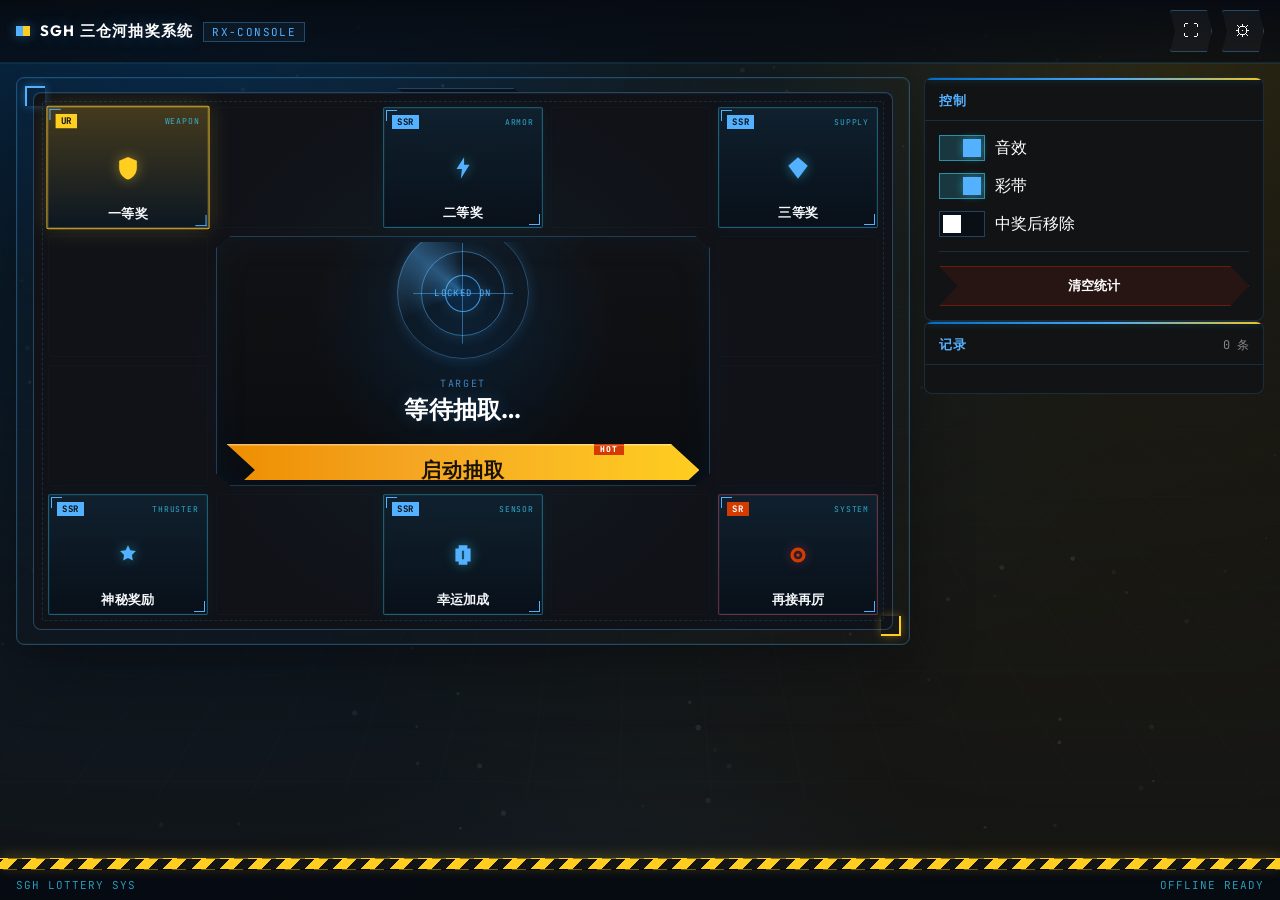
<file: docs/index.html>
<!doctype html>
<html lang="zh-CN">
  <head>
    <meta charset="UTF-8" />
    <meta name="viewport" content="width=device-width, initial-scale=1, viewport-fit=cover" />
    <meta name="color-scheme" content="dark" />
    <title>SGH Lottery Sys · 三仓河抽奖系统</title>
    <meta name="description" content="机甲 HUD 风格抽奖控制台（离线可用，支持设置抽奖选项）" />
    <link rel="preconnect" href="https://fonts.googleapis.com" />
    <link rel="preconnect" href="https://fonts.gstatic.com" crossorigin />
    <link href="https://fonts.googleapis.com/css2?family=Outfit:wght@500;700;800&family=JetBrains+Mono:wght@400;600&display=swap" rel="stylesheet" />
    <link rel="stylesheet" href="./styles.css" />
  </head>
  <body>
    <div class="bg" aria-hidden="true">
      <div class="bg__grid"></div>
      <div class="bg__glow"></div>
      <canvas id="particles" class="bg__particles"></canvas>
    </div>

    <header class="hudTop" aria-label="顶部状态栏">
      <div class="hudTop__left">
        <div class="brand" aria-label="应用名称">
          <span class="brand__dot" aria-hidden="true"></span>
          <span class="brand__name">SGH 三仓河抽奖系统</span>
          <span class="brand__tag">RX-CONSOLE</span>
        </div>
      </div>
      <div class="hudTop__right">
        <div class="hudTop__actions">
          <button id="btnFullscreen" class="iconbtn" type="button" title="全屏">
            <span class="icon" aria-hidden="true">⛶</span>
            <span class="sr-only">全屏</span>
          </button>
          <button id="btnSettings" class="iconbtn" type="button" title="设置">
            <span class="icon" aria-hidden="true">⚙</span>
            <span class="sr-only">设置</span>
          </button>
        </div>
      </div>
    </header>

    <main class="hud" aria-label="机甲控制台">
      <section class="hud__center" aria-label="抽奖主控">
        <div class="cockpit">
          <div class="stage">
            <div class="ringHud" aria-hidden="true">
              <div class="ringHud__halo"></div>
              <div class="ringHud__notch"></div>
            </div>

            <div id="track" class="track" aria-label="抽奖矩形跑马灯">
              <div id="slots" class="track__grid" role="list" aria-label="奖项槽位"></div>
              <div class="track__scan" aria-hidden="true"></div>
              <div class="center">
                <div class="center__orb" aria-hidden="true"></div>
                <div class="center__content" aria-label="中心控制台">
                  <div class="tactical">
                    <div class="radar" aria-hidden="true">
                      <div class="radar__ring"></div>
                      <div class="radar__ring radar__ring--mid"></div>
                      <div class="radar__ring radar__ring--core"></div>
                      <div class="radar__sweep"></div>
                      <div class="radar__cross"></div>
                      <div class="radar__lock">LOCKED ON</div>
                    </div>
                    <div class="winner" aria-live="polite">
                      <div class="winner__title">TARGET</div>
                      <div id="resultText" class="winner__value">等待抽取…</div>
                    </div>
                    <button id="btnSpin" class="spin" type="button">
                      <span class="spin__hot">HOT</span>
                      <span class="spin__label">启动抽取</span>
                    </button>
                  </div>
                </div>
              </div>
            </div>
          </div>
        </div>
      </section>

      <aside class="hud__right" aria-label="控制与记录">
        <div class="panel">
          <div class="panel__hd">
            <div class="panel__title">控制</div>
          </div>
          <div class="panel__bd">
            <label class="toggle">
              <input id="toggleSound" type="checkbox" />
              <span class="toggle__ui" aria-hidden="true"></span>
              <span class="toggle__text">音效</span>
            </label>
            <label class="toggle">
              <input id="toggleConfetti" type="checkbox" checked />
              <span class="toggle__ui" aria-hidden="true"></span>
              <span class="toggle__text">彩带</span>
            </label>
            <label class="toggle">
              <input id="toggleRemoveWinner" type="checkbox" />
              <span class="toggle__ui" aria-hidden="true"></span>
              <span class="toggle__text">中奖后移除</span>
            </label>

            <div class="divider"></div>

            <button id="btnResetStats" class="btn btn--danger" type="button">清空统计</button>
          </div>
        </div>

        <div class="panel">
          <div class="panel__hd">
            <div class="panel__title">记录</div>
            <div class="panel__sub"><span id="historyCount">0</span> 条</div>
          </div>
          <div class="panel__bd">
            <ol id="history" class="history" aria-label="中奖记录"></ol>
          </div>
        </div>
      </aside>
    </main>

    <footer class="hudBottom" aria-label="底部任务条">
      <div class="hudBottom__hazard" aria-hidden="true"></div>
      <div class="hudBottom__inner">
        <span class="hudBottom__left">SGH LOTTERY SYS</span>
        <span class="hudBottom__right">OFFLINE READY</span>
      </div>
    </footer>

    <dialog id="settingsDialog" class="dialog">
      <form method="dialog" class="dialog__sheet">
        <div class="dialog__hd">
          <div class="dialog__title">抽奖设置</div>
          <div class="dialog__hdActions">
            <button id="btnSaveSettings" class="btn btn--save" value="ok" type="submit">保存</button>
            <button class="iconbtn" value="cancel" type="submit" title="关闭">
              <span class="icon" aria-hidden="true">✕</span>
              <span class="sr-only">关闭</span>
            </button>
          </div>
        </div>

        <div class="dialog__bd">
          <div class="help">
            <div class="help__line">- 支持录入“选项 + 权重（可选）”。</div>
            <div class="help__line">- 权重越大越容易被抽中（留空默认 1）。</div>
          </div>

          <div class="editor">
            <div class="editor__toolbar">
              <button id="btnAddItem" class="btn" type="button">添加选项</button>
              <button id="btnImport" class="btn btn--ghost" type="button">导入</button>
              <button id="btnExport" class="btn btn--ghost" type="button">导出</button>
            </div>

            <div class="table">
              <div class="table__hd">
                <div>名称</div>
                <div>权重</div>
                <div></div>
              </div>
              <div id="items" class="table__bd" aria-label="抽奖选项列表"></div>
            </div>
          </div>
        </div>

        <div class="dialog__ft">
          <div id="itemsHint" class="hint">至少 2 个选项才能抽奖。</div>
          <button class="btn btn--save" value="ok" type="submit">保存并关闭</button>
        </div>
      </form>
    </dialog>

    <dialog id="importDialog" class="dialog">
      <form method="dialog" class="dialog__sheet">
        <div class="dialog__hd">
          <div class="dialog__title">导入配置</div>
          <button class="iconbtn" value="cancel" type="submit" title="关闭">
            <span class="icon" aria-hidden="true">✕</span>
            <span class="sr-only">关闭</span>
          </button>
        </div>
        <div class="dialog__bd">
          <textarea
            id="importText"
            class="textarea"
            rows="10"
            spellcheck="false"
            placeholder='粘贴 JSON，例如：{"items":[{"label":"A","weight":1}]}'
          ></textarea>
          <div class="dialog__actions">
            <button id="btnDoImport" class="btn" value="ok" type="submit">导入</button>
          </div>
          <div class="hint">导入会覆盖当前设置（不会影响历史记录）。</div>
        </div>
      </form>
    </dialog>

    <div id="toast" class="toast" role="status" aria-live="polite"></div>
    <canvas id="confetti" class="confetti" aria-hidden="true"></canvas>

    <script type="module" src="./app.js"></script>
  </body>
</html>
</file>
<file: docs/styles.css>
:root{
  /* DESIGN.md PlayStation → premium blue mecha HUD */
  --canvas:#0a0c10;
  --surface:#121314;
  --surface-2:#181818;
  --surface-soft:#101218;
  --ink:#ffffff;
  --body:rgba(255,255,255,.72);
  --body-strong:#f5f7fa;
  --muted:rgba(229,229,229,.55);
  --hairline:rgba(83,177,255,.32);
  --hairline-strong:rgba(83,177,255,.16);

  --cyan:#53b1ff;
  --cyan-dim:#0070d1;
  --cyan-deep:#004d8d;
  --cyan-glow:rgba(83,177,255,.4);
  --warn:#ffce21;
  --warn-deep:#f5a623;
  --warn-end:#ee8e00;
  --danger:#d53b00;
  --magenta:#c084fc;
  --armor:#ffffff;
  --on-dark:#121314;

  --bg0:var(--canvas);
  --bg1:#121314;
  --accent-blue:var(--cyan-dim);
  --accent-cyan:var(--cyan);
  --accent-red:var(--danger);
  --accent-yellow:var(--warn);
  --accent-white:var(--armor);

  --shadow:0 20px 50px rgba(0,0,0,.45);
  --r:2px;
  --r2:8px;

  --mecha-edge: rgba(83,177,255,.4);
  --mecha-panel: rgba(18,19,20,.94);
  --mecha-panel2: rgba(24,24,24,.82);

  --font-ui:"Outfit",ui-sans-serif,system-ui,-apple-system,"Segoe UI","PingFang SC","Noto Sans CJK SC","Microsoft YaHei",sans-serif;
  --font-mono:"JetBrains Mono",ui-monospace,SFMono-Regular,Menlo,Consolas,monospace;

  --safe-top: env(safe-area-inset-top, 0px);
  --safe-right: env(safe-area-inset-right, 0px);
  --safe-bottom: env(safe-area-inset-bottom, 0px);
  --safe-left: env(safe-area-inset-left, 0px);
  --hud-bottom-h: calc(52px + var(--safe-bottom));
}

*{box-sizing:border-box}
html{
  min-height:100dvh;
  height:auto;
  overflow-x:hidden;
  overflow-y:auto;
  -webkit-overflow-scrolling:touch;
  scroll-behavior:smooth;
}
body{
  margin:0;
  min-height:100dvh;
  height:auto;
  color:var(--ink);
  font-family:var(--font-ui);
  background:
    radial-gradient(980px 680px at 12% -12%, rgba(0,112,209,.22), transparent 58%),
    radial-gradient(820px 560px at 92% 4%, rgba(255,206,33,.08), transparent 50%),
    radial-gradient(700px 500px at 50% 110%, rgba(83,177,255,.08), transparent 55%),
    linear-gradient(180deg, var(--bg0), var(--bg1));
  overflow-x:hidden;
  overflow-y:visible;
  /* Extra space so last panel clears the fixed hazard footer */
  padding-bottom: calc(var(--hud-bottom-h) + 28px);
}

body.modal-open{
  overflow:hidden;
  touch-action:none;
}

.sr-only{
  position:absolute;
  width:1px;height:1px;
  padding:0;margin:-1px;
  overflow:hidden;
  clip:rect(0,0,0,0);
  white-space:nowrap;
  border:0;
}

.bg{position:fixed; inset:0; z-index:-1; pointer-events:none}
.bg__grid{
  position:absolute; inset:-20%;
  background:
    linear-gradient(to right, rgba(83,177,255,.045) 1px, transparent 1px) 0 0/52px 52px,
    linear-gradient(to bottom, rgba(83,177,255,.045) 1px, transparent 1px) 0 0/52px 52px;
  transform:perspective(1000px) rotateX(66deg) translateY(-12%);
  opacity:.2;
  animation:gridDrift 14s linear infinite;
}
.bg__glow{
  position:absolute; inset:-30%;
  background:
    radial-gradient(circle at 28% 18%, rgba(0,112,209,.18), transparent 55%),
    radial-gradient(circle at 74% 30%, rgba(255,206,33,.07), transparent 52%);
  filter:blur(42px);
}
.bg__particles{position:absolute; inset:0; width:100%; height:100%; opacity:.32}
@keyframes gridDrift{
  0%{transform:perspective(900px) rotateX(64deg) translateY(-10%) translateX(0)}
  100%{transform:perspective(900px) rotateX(64deg) translateY(-10%) translateX(56px)}
}

.hudTop{
  position:sticky;
  top:0;
  z-index:20;
  display:flex;
  justify-content:space-between;
  align-items:center;
  gap:14px;
  padding:10px 16px;
  padding-top: calc(10px + var(--safe-top));
  padding-left: calc(16px + var(--safe-left));
  padding-right: calc(16px + var(--safe-right));
  background:linear-gradient(180deg, rgba(7,11,18,.96), rgba(7,11,18,.72));
  border-bottom:1px solid var(--hairline-strong);
  box-shadow:0 1px 0 rgba(57,215,255,.08);
}
.hudTop__left,.hudTop__right{display:flex; align-items:center; gap:14px}
.hudTop__right{justify-content:flex-end; flex:1}
.hudTop__actions{display:flex; gap:10px}

.brand{display:flex; align-items:baseline; gap:10px; min-width:0}
.brand__dot{
  width:14px;height:10px;border-radius:0;
  background:linear-gradient(90deg, var(--cyan) 0 50%, var(--warn) 50% 100%);
  box-shadow:0 0 12px var(--cyan-glow);
  flex:0 0 auto;
}
.brand__name{
  font-weight:700;
  letter-spacing:1.2px;
  text-transform:uppercase;
  font-size:15px;
  white-space:nowrap;
  min-width:0;
  color:var(--ink);
  text-shadow:0 0 18px rgba(83,177,255,.28);
}
.brand__tag{
  font-family:var(--font-mono);
  font-size:11px; color:var(--cyan);
  border:1px solid var(--hairline);
  padding:2px 8px;
  border-radius:0;
  background:rgba(83,177,255,.06);
  letter-spacing:1.4px;
}
.hud{
  max-width: 1560px;
  margin: 0 auto;
  padding: 14px 16px 18px;
  display:grid;
  grid-template-columns: 1fr 340px;
  gap:14px;
  align-items:start;
}
.hud__center{min-width:0}

.cockpit{
  position:relative;
  border-radius:var(--r2);
  background: transparent;
  border:1px solid var(--hairline);
  box-shadow: 0 0 0 1px rgba(57,215,255,.06) inset, 0 20px 60px rgba(0,0,0,.35);
  overflow:hidden;
}
.cockpit::before,
.cockpit::after{
  content:"";
  position:absolute;
  width:18px; height:18px;
  border:2px solid var(--cyan);
  pointer-events:none;
  z-index:2;
  box-shadow:0 0 10px var(--cyan-glow);
}
.cockpit::before{
  left:8px; top:8px;
  border-right:0; border-bottom:0;
}
.cockpit::after{
  right:8px; bottom:8px;
  border-left:0; border-top:0;
  border-color:var(--warn);
  box-shadow:0 0 10px rgba(255,204,51,.35);
}
.stage{position:relative; padding:14px}

.ringHud{position:absolute; inset:0; pointer-events:none; z-index:0}
.ringHud__halo{display:none}
.ringHud__notch{
  position:absolute;
  left:50%;
  top:10px;
  transform:translateX(-50%);
  width:132px;
  height:22px;
  border-radius:0;
  border:1px solid var(--hairline);
  background:rgba(10,18,28,.92);
  box-shadow:0 0 16px rgba(57,215,255,.12);
  clip-path: polygon(0 0, 88% 0, 100% 50%, 88% 100%, 0 100%, 12% 50%);
}
.ringHud__notch::before,
.ringHud__notch::after{
  content:"";
  position:absolute;
  top:50%;
  transform:translateY(-50%);
  width:16px; height:4px;
  border-radius:0;
  background:linear-gradient(90deg, var(--cyan), var(--warn));
  filter:none;
}
.ringHud__notch::before{left:10px}
.ringHud__notch::after{right:10px}

.track{
  position:relative;
  width:min(860px, 100%);
  aspect-ratio: 16 / 10;
  margin:0 auto;
  border-radius:var(--r2);
  border:1px solid var(--hairline);
  background:
    radial-gradient(circle at 50% 50%, rgba(57,215,255,.05), transparent 55%),
    var(--surface-soft);
  box-shadow: inset 0 1px 0 rgba(57,215,255,.08);
  overflow:hidden;
  display:grid;
  grid-template-columns: repeat(var(--cols, 10), 1fr);
  grid-template-rows: repeat(var(--rows, 8), 1fr);
  gap:8px;
  padding:14px;
  backdrop-filter: none;
}
.track::after{display:none}
.track::before{
  content:"";
  position:absolute; inset:8px;
  border-radius:2px;
  border:1px dashed rgba(57,215,255,.18);
  opacity:.8;
  pointer-events:none;
}
.track__grid{display: contents}
.track__scan{
  position:absolute;
  inset:0;
  background: linear-gradient(180deg, transparent 0%, rgba(57,215,255,.1) 48%, transparent 52%);
  opacity:.5;
  animation: trackScan 3.2s cubic-bezier(0.16, 1, 0.3, 1) infinite;
  pointer-events:none;
  transform: translateY(-100%);
}
@keyframes trackScan{
  0%{transform:translateY(-100%)}
  100%{transform:translateY(100%)}
}

/* ---- Prize cards (reference cockpit tiles) ---- */
.slot{
  position:relative;
  min-width:0;
  min-height:0;
  border-radius:2px;
  border:1px solid rgba(57,215,255,.35);
  background:
    linear-gradient(180deg, rgba(16,34,48,.92), rgba(8,16,26,.88));
  box-shadow: inset 0 0 0 1px rgba(57,215,255,.06), 0 0 18px rgba(57,215,255,.05);
  transition: transform .12s cubic-bezier(0.16, 1, 0.3, 1), border-color .12s ease, background .12s ease, box-shadow .12s ease;
  user-select:none;
  opacity:1;
  display:flex;
  flex-direction:column;
  align-items:stretch;
  justify-content:space-between;
  padding:7px 8px 6px;
  overflow:hidden;
  clip-path: none;
  z-index:1;
  gap:2px;
}
.slot__corners{
  position:absolute; inset:0; pointer-events:none;
}
.slot__corners::before,
.slot__corners::after{
  content:"";
  position:absolute;
  width:10px; height:10px;
  border:1.5px solid var(--cyan);
}
.slot__corners::before{left:2px; top:2px; border-right:0; border-bottom:0}
.slot__corners::after{right:2px; bottom:2px; border-left:0; border-top:0}
.slot::before,
.slot::after{display:none}
.slot__top{
  display:flex;
  justify-content:space-between;
  align-items:center;
  gap:4px;
  position:relative;
  z-index:1;
}
.slot__badge{
  font-family:var(--font-mono);
  font-size:9px;
  font-weight:700;
  letter-spacing:.6px;
  padding:1px 5px;
  color:#071018;
  background:var(--cyan);
  line-height:1.35;
}
.slot--ur .slot__badge{background:var(--warn)}
.slot--sr .slot__badge{background:var(--danger); color:#fff}
.slot--r .slot__badge{background:rgba(57,215,255,.25); color:var(--cyan)}
.slot--ur{border-color:rgba(255,204,51,.55); box-shadow:inset 0 0 0 1px rgba(255,204,51,.12), 0 0 22px rgba(255,204,51,.12)}
.slot--sr{border-color:rgba(255,77,109,.4)}
.slot__cat{
  font-family:var(--font-mono);
  font-size:8px;
  letter-spacing:.8px;
  color:rgba(57,215,255,.75);
  text-transform:uppercase;
}
.slot__icon{
  display:grid;
  place-items:center;
  color:var(--cyan);
  filter: drop-shadow(0 0 6px rgba(57,215,255,.45));
  margin:2px 0 0;
  flex:1 1 auto;
  min-height:0;
}
.slot__icon svg{
  width:clamp(16px, 2.4vw, 26px);
  height:clamp(16px, 2.4vw, 26px);
}
.slot--ur .slot__icon{color:var(--warn); filter: drop-shadow(0 0 6px rgba(255,204,51,.45))}
.slot--sr .slot__icon{color:var(--danger); filter: drop-shadow(0 0 6px rgba(255,77,109,.35))}
.slot__label{
  width:100%;
  font-size:clamp(11px, 1.1vw, 13px);
  font-weight:700;
  letter-spacing:.2px;
  color: var(--body-strong);
  text-align:center;
  display:-webkit-box;
  -webkit-line-clamp: 1;
  -webkit-box-orient: vertical;
  overflow:hidden;
  line-height:1.2;
  text-shadow:none;
  position:relative;
  z-index:1;
}
.slot__en,
.slot__foot,
.slot__val{display:none}
.slot--empty,
.slot--ghost{
  opacity:.16;
  border-color: rgba(57,215,255,.12);
  background:transparent;
  box-shadow:none;
}
.slot--ghost .slot__corners{display:none}
.slot.is-active{
  border-color: rgba(255,204,51,.85);
  background: linear-gradient(180deg, rgba(255,204,51,.22), rgba(12,24,36,.9));
  box-shadow: inset 0 0 0 1px rgba(255,204,51,.3), 0 0 24px rgba(255,204,51,.18);
  opacity:1;
  animation: marqueePulse .55s infinite alternate;
  transform: scale(1.02);
}
.slot.is-active .slot__badge{background:var(--warn)}
.slot.is-active .slot__icon{color:var(--warn)}
.slot.is-winner{
  border-color: rgba(255,77,109,.85);
  background: linear-gradient(180deg, rgba(255,77,109,.24), rgba(12,24,36,.9));
  box-shadow: inset 0 0 0 1px rgba(255,77,109,.3), 0 0 26px rgba(255,77,109,.2);
  opacity:1;
  animation: none;
}
.slot.is-winner .slot__badge{background:var(--danger); color:#fff}
.slot.is-winner .slot__icon{color:var(--danger)}

@keyframes marqueePulse{
  0%,100%{ transform: scale(1.01); }
  50%{ transform: scale(1.035); }
}

.center{
  grid-column: 2 / -2;
  grid-row: 2 / -2;
  min-width:0;
  min-height:0;
  border-radius:2px;
  clip-path: polygon(3% 0, 97% 0, 100% 5%, 100% 95%, 97% 100%, 3% 100%, 0 95%, 0 5%);
  display:grid;
  place-items:center;
  z-index:3;
  pointer-events:none;
  position:relative;
}
.center .btn,
.center .spin,
.center .iconbtn{pointer-events:auto}
.center__orb{
  position:absolute; inset:0;
  border-radius:8px;
  background:
    radial-gradient(circle at 50% 36%, rgba(0,112,209,.16), transparent 52%),
    linear-gradient(180deg, rgba(18,19,20,.96), rgba(10,12,16,.98));
  border:1px solid rgba(83,177,255,.3);
  box-shadow: inset 0 0 36px rgba(0,112,209,.08), 0 0 28px rgba(83,177,255,.08);
  backdrop-filter: none;
}
.center__content{
  position:relative;
  width:calc(100% - 18px);
  height:calc(100% - 12px);
  display:flex;
  flex-direction:column;
  align-items:center;
  justify-content:center;
  gap:0;
  padding:8px 0 6px;
  z-index:1;
  max-height:100%;
  min-height:0;
  overflow:hidden;
}

.tactical{
  width:100%;
  height:100%;
  display:flex;
  flex-direction:column;
  align-items:center;
  justify-content:center;
  gap:12px;
  min-height:0;
  padding:4px 2px;
}
.tactical__meta{display:none}

.radar{
  position:relative;
  width:min(132px, 42%);
  aspect-ratio:1;
  flex:0 0 auto;
}
.radar__ring,
.radar__ring--mid,
.radar__ring--core{
  position:absolute;
  inset:0;
  border-radius:50%;
  border:1px solid rgba(83,177,255,.35);
  box-shadow:0 0 14px rgba(83,177,255,.18);
}
.radar__ring--mid{inset:18%; border-color:rgba(83,177,255,.5)}
.radar__ring--core{inset:36%; border-color:rgba(83,177,255,.8); background:rgba(0,112,209,.12)}
.radar__sweep{
  position:absolute; inset:0;
  border-radius:50%;
  background:conic-gradient(from 0deg, transparent 0 68%, rgba(83,177,255,.4) 86%, transparent 100%);
  animation:radarSweep 2.4s linear infinite;
  mix-blend-mode:screen;
}
.radar__cross{
  position:absolute; inset:12%;
  background:
    linear-gradient(var(--cyan), var(--cyan)) center/1px 100% no-repeat,
    linear-gradient(var(--cyan), var(--cyan)) center/100% 1px no-repeat;
  opacity:.5;
}
.radar__lock{
  position:absolute;
  left:50%; top:50%;
  transform:translate(-50%, -50%);
  font-family:var(--font-mono);
  font-size:9px;
  letter-spacing:1.4px;
  color:var(--cyan);
  text-shadow:0 0 10px rgba(83,177,255,.55);
  white-space:nowrap;
  animation:lockBlink 1.4s steps(2) infinite;
}
@keyframes radarSweep{to{transform:rotate(360deg)}}
@keyframes lockBlink{
  0%,100%{opacity:1}
  50%{opacity:.4}
}

.gauges{display:none}

.spin{
  position:relative;
  border:0;
  cursor:pointer;
  width:100%;
  height:auto;
  min-height:52px;
  border-radius:0;
  clip-path: polygon(0 0, 94% 0, 100% 50%, 94% 100%, 0 100%, 6% 50%);
  background: linear-gradient(90deg, var(--warn-end), var(--warn-deep) 40%, var(--warn));
  color:#1a1200;
  font-weight:800;
  letter-spacing:1.2px;
  box-shadow: 0 0 28px rgba(255,206,33,.28), inset 0 1px 0 rgba(255,255,255,.4);
  transition: transform .16s cubic-bezier(0.16, 1, 0.3, 1), filter .12s ease;
  padding:12px 18px;
  display:flex;
  flex-direction:column;
  align-items:center;
  justify-content:center;
  gap:0;
  flex:0 0 auto;
}
.spin__hot{
  position:absolute;
  top:-1px; right:16%;
  font-family:var(--font-mono);
  font-size:8px;
  letter-spacing:.8px;
  background:var(--danger);
  color:#fff;
  padding:1px 6px;
}
.spin::before{display:none}
.spin::after{
  content:"";
  position:absolute;
  inset:1px;
  clip-path: polygon(0 0, 94% 0, 100% 50%, 94% 100%, 0 100%, 6% 50%);
  border:1px solid rgba(255,255,255,.22);
  pointer-events:none;
}
.spin:hover{filter:brightness(1.05)}
.spin:active{transform: translateY(1px) scale(.98)}
.spin:focus-visible{outline:2px solid var(--cyan); outline-offset:3px}
.spin[disabled]{opacity:.55; cursor:not-allowed; filter:saturate(.7)}
.spin__label{font-size:clamp(16px, 2.1vw, 20px); position:relative; z-index:1; line-height:1.1}
.spin__sub,
.spin__hint{display:none}

.winner{
  position:relative;
  width:100%;
  padding:6px 4px 8px;
  border-radius:0;
  clip-path: none;
  background:transparent;
  border:0;
  box-shadow:none;
  text-align:center;
  z-index:2;
  flex:0 0 auto;
}
.winner::before{display:none}
.winner--hit{
  animation:hitPulse .55s cubic-bezier(0.16, 1, 0.3, 1) 1;
}
@keyframes hitPulse{
  0%{transform:translateY(0)}
  35%{transform:translateY(-2px)}
  100%{transform:translateY(0)}
}
.winner__title{
  color:rgba(83,177,255,.7);
  font-family:var(--font-mono);
  font-size:10px;
  letter-spacing:1.6px;
  text-transform:uppercase;
}
.winner__value{
  margin-top:6px;
  font-size:clamp(17px, 2.2vw, 24px);
  font-weight:700;
  letter-spacing:.2px;
  line-height:1.15;
  text-shadow:0 0 18px rgba(83,177,255,.22);
  min-height:26px;
  padding:0 4px;
  word-break:break-word;
  color:var(--ink);
}
.winner__actions{
  margin-top:10px;
  display:flex;
  justify-content:center;
  gap:10px;
}

.side{display:grid; gap:16px; align-content:start}
.panel{
  border-radius:var(--r2);
  background:var(--surface);
  border:1px solid var(--hairline-strong);
  box-shadow: none;
  overflow:hidden;
  position:relative;
}
.panel::before{
  content:"";
  position:absolute;
  left:0; top:0; right:0;
  height:2px;
  background:linear-gradient(90deg, var(--cyan-dim), var(--cyan) 55%, var(--warn));
  opacity:.95;
  pointer-events:none;
  box-shadow:0 0 10px rgba(57,215,255,.35);
}
.panel__hd{
  padding:14px 14px 10px;
  display:flex; align-items:baseline; justify-content:space-between;
  border-bottom:1px solid var(--hairline-strong);
}
.panel__title{font-weight:700; letter-spacing:.6px; text-transform:uppercase; font-size:13px; color:var(--cyan)}
.panel__sub{font-size:12px; color:var(--muted); font-family:var(--font-mono)}
.panel__bd{padding:14px; display:grid; gap:12px}
.divider{height:1px; background:var(--hairline-strong); margin:2px 0}

.toggle{display:flex; align-items:center; gap:10px; user-select:none}
.toggle input{position:absolute; opacity:0; pointer-events:none}
.toggle__ui{
  width:46px;height:26px; border-radius:0;
  background:rgba(7,14,22,.8);
  border:1px solid var(--hairline);
  position:relative;
  box-shadow: none;
}
.toggle__ui::after{
  content:"";
  position:absolute;
  width:18px;height:18px;
  left:3px; top:3px;
  border-radius:0;
  background:var(--armor);
  box-shadow:none;
  transition: transform .18s cubic-bezier(0.16, 1, 0.3, 1), background .18s ease;
}
.toggle input:checked + .toggle__ui{
  background:rgba(57,215,255,.18);
  border-color:rgba(57,215,255,.55);
}
.toggle input:checked + .toggle__ui::after{
  transform: translateX(20px);
  background: var(--cyan);
  box-shadow:0 0 10px rgba(57,215,255,.45);
}
.toggle__text{color:var(--ink)}

.btn{
  border:1px solid var(--hairline);
  background:rgba(255,255,255,.04);
  color:var(--ink);
  padding:10px 12px;
  border-radius:2px;
  cursor:pointer;
  transition: transform .12s cubic-bezier(0.16, 1, 0.3, 1), background .12s ease, border-color .12s ease;
  clip-path: polygon(0 0, 94% 0, 100% 50%, 94% 100%, 0 100%, 6% 50%);
  font-family:var(--font-ui);
  font-weight:600;
}
.btn:hover{background:rgba(255,255,255,.07); border-color:rgba(255,255,255,.22)}
.btn:active{transform:translateY(1px) scale(.98)}
.btn:focus-visible{outline:2px solid var(--warn); outline-offset:3px}
.btn--ghost{background:transparent}
.btn--danger{
  background: rgba(226,39,24,.1);
  border-color: rgba(226,39,24,.35);
}
.btn--danger:hover{
  background: rgba(226,39,24,.16);
  border-color: rgba(226,39,24,.5);
}

.iconbtn{
  border:1px solid var(--hairline);
  background:rgba(255,255,255,.04);
  color:var(--ink);
  border-radius:2px;
  height:42px;
  min-width:42px;
  padding:0 12px;
  display:inline-flex;
  align-items:center;
  justify-content:center;
  gap:8px;
  cursor:pointer;
  transition: background .12s ease, border-color .12s ease, transform .12s cubic-bezier(0.16, 1, 0.3, 1);
  clip-path: polygon(0 0, 88% 0, 100% 50%, 88% 100%, 0 100%, 12% 50%);
}
.iconbtn:hover{background:rgba(255,255,255,.08); border-color:rgba(255,255,255,.22)}
.iconbtn:active{transform:translateY(1px) scale(.98)}
.icon{font-size:16px}

.history{
  list-style:none;
  padding:0;
  margin:0;
  display:grid;
  gap:10px;
  max-height:360px;
  overflow:auto;
}
.history::-webkit-scrollbar,
.deck::-webkit-scrollbar{width:10px}
.history::-webkit-scrollbar-thumb,
.deck::-webkit-scrollbar-thumb{
  background:rgba(57,215,255,.28);
  border:1px solid rgba(57,215,255,.35);
  border-radius:0;
}
.history::-webkit-scrollbar-track,
.deck::-webkit-scrollbar-track{background:rgba(255,255,255,.03)}
.history li{
  padding:10px 12px;
  border-radius:2px;
  background:rgba(255,255,255,.03);
  border:1px solid var(--hairline-strong);
}
.history__top{display:flex; justify-content:space-between; gap:10px}
.history__label{font-weight:700}
.history__time{font-size:12px; color:var(--muted)}

.foot{color:var(--muted); font-size:12px; padding:0 6px}

.dialog{
  border:0;
  padding:0;
  background:transparent;
  width:min(900px, calc(100vw - 22px));
  height:min(85dvh, 820px);
  max-height:min(85dvh, 820px);
  margin:auto;
  overflow:hidden;
}
.dialog[open]{
  display:flex;
  flex-direction:column;
}
.dialog::backdrop{background:rgba(0,0,0,.55); backdrop-filter: blur(6px)}
.dialog__sheet{
  border-radius:var(--r2);
  background:var(--surface);
  border:1px solid var(--hairline);
  box-shadow: var(--shadow);
  overflow:hidden;
  display:flex;
  flex-direction:column;
  width:100%;
  height:100%;
  min-height:0;
  flex:1 1 auto;
}
.dialog__hd{
  padding:12px 14px;
  display:flex;
  justify-content:space-between;
  align-items:center;
  gap:10px;
  border-bottom:1px solid var(--hairline-strong);
  flex:0 0 auto;
}
.dialog__hdActions{
  display:flex;
  align-items:center;
  gap:8px;
  flex:0 0 auto;
}
.dialog__title{font-weight:800; letter-spacing:.4px}
.dialog__bd{
  padding:14px;
  flex:1 1 auto;
  min-height:0;
  overflow-y:auto;
  overflow-x:hidden;
  -webkit-overflow-scrolling:touch;
}
.dialog__ft{
  flex:0 0 auto;
  display:flex;
  justify-content:space-between;
  align-items:center;
  gap:12px;
  padding:12px 14px;
  padding-bottom: calc(12px + var(--safe-bottom));
  border-top:1px solid var(--hairline-strong);
  background:rgba(18,19,20,.98);
  z-index:2;
}
.dialog__actions{display:flex; justify-content:flex-end; gap:8px; flex:0 0 auto}
.btn--save{
  background: linear-gradient(90deg, var(--cyan-dim), var(--cyan));
  border-color: rgba(83,177,255,.55);
  color:#fff;
  clip-path: polygon(0 0, 92% 0, 100% 50%, 92% 100%, 0 100%, 8% 50%);
  min-width: 96px;
  font-weight:700;
}
.btn--save:hover{
  background: linear-gradient(90deg, var(--cyan), #7cc4ff);
  border-color: rgba(83,177,255,.75);
}
.btn--save:disabled{
  opacity:.45;
  cursor:not-allowed;
  filter:saturate(.6);
}

.help{
  padding:10px 12px;
  border-radius:8px;
  background:rgba(0,0,0,.18);
  border:1px solid var(--hairline-strong);
  color:var(--muted);
  font-size:13px;
  display:grid; gap:6px;
}

.editor{margin-top:12px; display:grid; gap:12px}
.editor__toolbar{display:flex; flex-wrap:wrap; gap:10px}
.editor__footer{display:none}
.hint{color:var(--muted); font-size:12px; min-width:0}
.hint--bad{color: #ffd3dd}

.table{
  border-radius:8px;
  border:1px solid var(--hairline-strong);
  overflow:hidden;
  display:flex;
  flex-direction:column;
  min-height:0;
}
.table__hd{
  display:grid;
  grid-template-columns: 1fr 120px 54px;
  gap:10px;
  padding:10px 12px;
  color:var(--muted);
  font-size:12px;
  letter-spacing:.6px;
  background:rgba(255,255,255,.04);
  flex:0 0 auto;
}
.table__bd{
  display:grid;
  overflow:visible;
  max-height:none;
}
.row{
  display:grid;
  grid-template-columns: 1fr 120px 54px;
  gap:10px;
  padding:10px 12px;
  border-top:1px solid rgba(255,255,255,.08);
  align-items:center;
  overflow: visible;
}
.field{
  width:100%;
  border-radius:12px;
  border:1px solid rgba(255,255,255,.12);
  background:rgba(255,255,255,.06);
  color:var(--ink);
  padding:10px 10px;
  outline:none;
  /* Avoid clip-path on inputs: some browsers/canvas-composited backdrops cause text/caret clipping */
  border-radius:10px;
}
.field:focus{border-color: rgba(57,215,255,.55); box-shadow:0 0 0 2px rgba(57,215,255,.18)}
.trash{
  width:44px;height:40px;
  border-radius:10px;
  border:1px solid rgba(255,255,255,.12);
  background:rgba(255,255,255,.05);
  color:var(--ink);
  cursor:pointer;
}
.trash:hover{border-color:rgba(255,61,113,.35); background:rgba(255,61,113,.12)}

.textarea{
  width:100%;
  border-radius:16px;
  border:1px solid rgba(255,255,255,.12);
  background:rgba(255,255,255,.06);
  color:var(--ink);
  padding:12px 12px;
  outline:none;
  resize:vertical;
}
.textarea:focus{border-color: rgba(57,215,255,.55); box-shadow:0 0 0 2px rgba(57,215,255,.18)}

.toast{
  position:fixed;
  left:50%;
  bottom:18px;
  transform:translateX(-50%);
  padding:10px 12px;
  border-radius:2px;
  background:rgba(26,26,26,.92);
  border:1px solid var(--hairline);
  color:var(--ink);
  backdrop-filter: none;
  box-shadow:0 12px 32px rgba(0,0,0,.4);
  opacity:0;
  pointer-events:none;
  transition: opacity .18s ease, transform .18s cubic-bezier(0.16, 1, 0.3, 1);
  font-family:var(--font-mono);
  font-size:12px;
  letter-spacing:.4px;
}
.toast.show{opacity:1; transform:translateX(-50%) translateY(-2px)}

.confetti{
  position:fixed;
  inset:0;
  width:100%;
  height:100%;
  pointer-events:none;
  z-index:20;
}

@media (max-width: 980px){
  .hud{
    grid-template-columns:1fr;
    gap:12px;
    padding: 12px max(12px, var(--safe-left)) 28px max(12px, var(--safe-right));
  }
  .hud__right{
    padding-bottom: 8px;
  }
  .track{
    width:100%;
    max-width: min(860px, 100%);
    aspect-ratio: 1 / 1;
    gap:7px;
    padding:12px;
  }
  .history{max-height:260px}
  .center{grid-column: 2 / -2; grid-row: 2 / -2}
  .center__content{width:calc(100% - 14px); height:calc(100% - 10px); padding:6px 0}
  .spin{min-height:48px; height:auto}
  .spin__sub{display:none}
  .hudBottom__inner{flex-direction:column; align-items:flex-start}
  .brand{min-width:0; flex:1; gap:8px}
  .brand__name{
    font-size:14px;
    letter-spacing:1px;
    min-width:0;
    overflow:hidden;
    text-overflow:ellipsis;
  }
  .brand__tag{flex:0 0 auto}
  .ringHud__notch{width:min(132px, 42vw); height:22px; top:8px}
  .dialog{
    width:min(900px, calc(100vw - 16px - var(--safe-left) - var(--safe-right)));
    height:min(82dvh, 820px);
    max-height:min(82dvh, 820px);
  }
  .dialog__sheet{height:100%; max-height:none}
  .dialog__ft{
    flex-wrap:wrap;
    gap:10px;
  }
  .dialog__ft .btn--save{width:100%}
  .dialog__actions{justify-content:stretch}
  .dialog__actions .btn{width:100%}
  .btn--save{min-width:72px; padding:10px 14px}
  .table__hd,
  .row{grid-template-columns: 1fr 88px 48px}
  .toast{bottom: calc(18px + var(--safe-bottom) + 48px)}
  .radar{width:min(108px, 40%)}
  .tactical{gap:10px; justify-content:center}
  .gauges{display:none}
}

/* iPhone 16 / 17 等竖屏窄机 */
@media (max-width: 480px){
  .hudTop{
    gap:10px;
    padding:8px 12px;
    padding-top: calc(8px + var(--safe-top));
    padding-left: calc(12px + var(--safe-left));
    padding-right: calc(12px + var(--safe-right));
  }
  .hudTop__actions{gap:8px}
  .iconbtn{height:38px; min-width:38px; padding:0 10px}
  .brand__dot{width:12px; height:8px}
  .brand__name{font-size:13px; letter-spacing:.6px}
  .brand__tag{
    font-size:10px;
    padding:2px 7px;
    letter-spacing:.8px;
  }
  .hud{padding: 8px max(10px, var(--safe-left)) 12px max(10px, var(--safe-right)); gap:10px}
  .stage{padding:8px}
  .cockpit{border-radius:4px}
  .track{
    width:100%;
    aspect-ratio: auto;
    height: min(54dvh, calc(100dvh - 300px - var(--safe-top) - var(--safe-bottom)));
    min-height: 320px;
    max-height: 500px;
    gap:5px;
    padding:8px;
    border-radius:4px;
  }
  .track::before{inset:6px; border-radius:2px}
  .slot{
    border-radius:2px;
    padding:5px 5px 4px;
    clip-path: none;
  }
  .slot::after{display:none}
  .slot__badge{font-size:8px; padding:1px 4px}
  .slot__cat{font-size:7px}
  .slot__icon svg{width:18px; height:18px}
  .slot__label{
    font-size: clamp(10px, 2.8vw, 12px);
    letter-spacing:.2px;
    line-height:1.15;
  }
  .center__content{
    width: calc(100% - 10px);
    height: calc(100% - 8px);
    padding:6px 0;
  }
  .tactical{gap:8px}
  .radar{width:min(88px, 38%); margin:0}
  .radar__lock{font-size:8px}
  .gauges{display:none}
  .winner{
    padding:4px 4px 2px;
    clip-path: none;
  }
  .winner__title{font-size:9px; letter-spacing:1px}
  .winner__value{
    margin-top:4px;
    font-size: clamp(15px, 4.4vw, 19px);
    min-height: 22px;
  }
  .spin{
    min-height:44px;
    height:auto;
    max-height:none;
    padding:8px 14px 6px;
    border-radius:0;
  }
  .spin__label{font-size:15px; letter-spacing:1px}
  .spin__hot{font-size:7px; right:14%}
  .panel__hd{padding:12px 12px 8px}
  .panel__bd{padding:12px; gap:10px}
  .history{max-height:180px}
  .hudBottom__hazard{height:12px}
  .hudBottom__inner{flex-direction:row; align-items:center; padding:6px 12px}
  .hudBottom__right{display:none}
  .toggle__ui{width:50px; height:28px}
  .toggle__ui::after{width:22px; height:22px; top:2px}
  .toggle input:checked + .toggle__ui::after{transform: translateX(22px)}
  .editor__footer{display:none}
  .dialog__actions{justify-content:stretch}
  .dialog__actions .btn{width:100%}
  .table{min-height:140px}
  .table__bd{max-height:none}
}

/* ≤430px（iPhone 16/17 含 Pro）：顶栏去副标签，避免拥挤 */
@media (max-width: 430px){
  .brand__tag{display:none}
  .brand__name{font-size:14px}
  .track{
    height: min(50dvh, calc(100dvh - 290px - var(--safe-top) - var(--safe-bottom)));
    min-height: 290px;
  }
}

/* iPhone 16/17 Pro Max 等稍宽机型 */
@media (min-width: 431px) and (max-width: 480px){
  .track{
    height: min(54dvh, calc(100dvh - 280px - var(--safe-top) - var(--safe-bottom)));
    min-height: 340px;
  }
}

/* 矮屏横持 / 小高度：压缩跑马灯，避免整页滚动失控 */
@media (max-width: 980px) and (max-height: 500px){
  .track{
    aspect-ratio: auto;
    height: min(52dvh, calc(100dvh - 140px - var(--safe-top) - var(--safe-bottom)));
    min-height: 220px;
    max-height: 320px;
  }
  .radar{display:none}
  .gauges{display:none}
  .tactical{gap:8px}
  .spin{min-height:40px; height:auto; padding:8px 12px}
  .spin__label{font-size:14px}
  .winner__value{font-size:clamp(13px, 3.8vw, 16px); min-height:20px}
  .center__content{padding:4px 0}
  .hud__right{display:grid; grid-template-columns:1fr 1fr; gap:10px}
  .history{max-height:120px}
}

@media (min-width: 1600px){
  .hud{max-width: 1760px; grid-template-columns: 1fr 380px}
  .stage{padding:18px}
  .track{width:min(1200px, 100%)}
  .panel__bd{gap:14px}
}

.hudBottom{
  position:fixed;
  left:0; right:0; bottom:0;
  z-index:30;
  background:rgba(7,11,18,.96);
  border-top:0;
  backdrop-filter: none;
  padding-bottom: var(--safe-bottom);
  padding-left: var(--safe-left);
  padding-right: var(--safe-right);
}
.hudBottom__hazard{
  height:12px;
  width:100%;
  background: repeating-linear-gradient(
    -45deg,
    #ffce21 0 10px,
    #121314 10px 20px
  );
  box-shadow: 0 -2px 14px rgba(255,206,33,.22);
  border-top:1px solid rgba(255,206,33,.5);
  border-bottom:1px solid rgba(0,0,0,.55);
}
.hudBottom__inner{
  max-width: 1320px;
  margin: 0 auto;
  padding:8px 16px;
  display:flex;
  justify-content:space-between;
  gap:12px;
  color:rgba(57,215,255,.7);
  font-family: var(--font-mono);
  font-size:11px;
  letter-spacing:1px;
  text-transform:uppercase;
}
</file>
